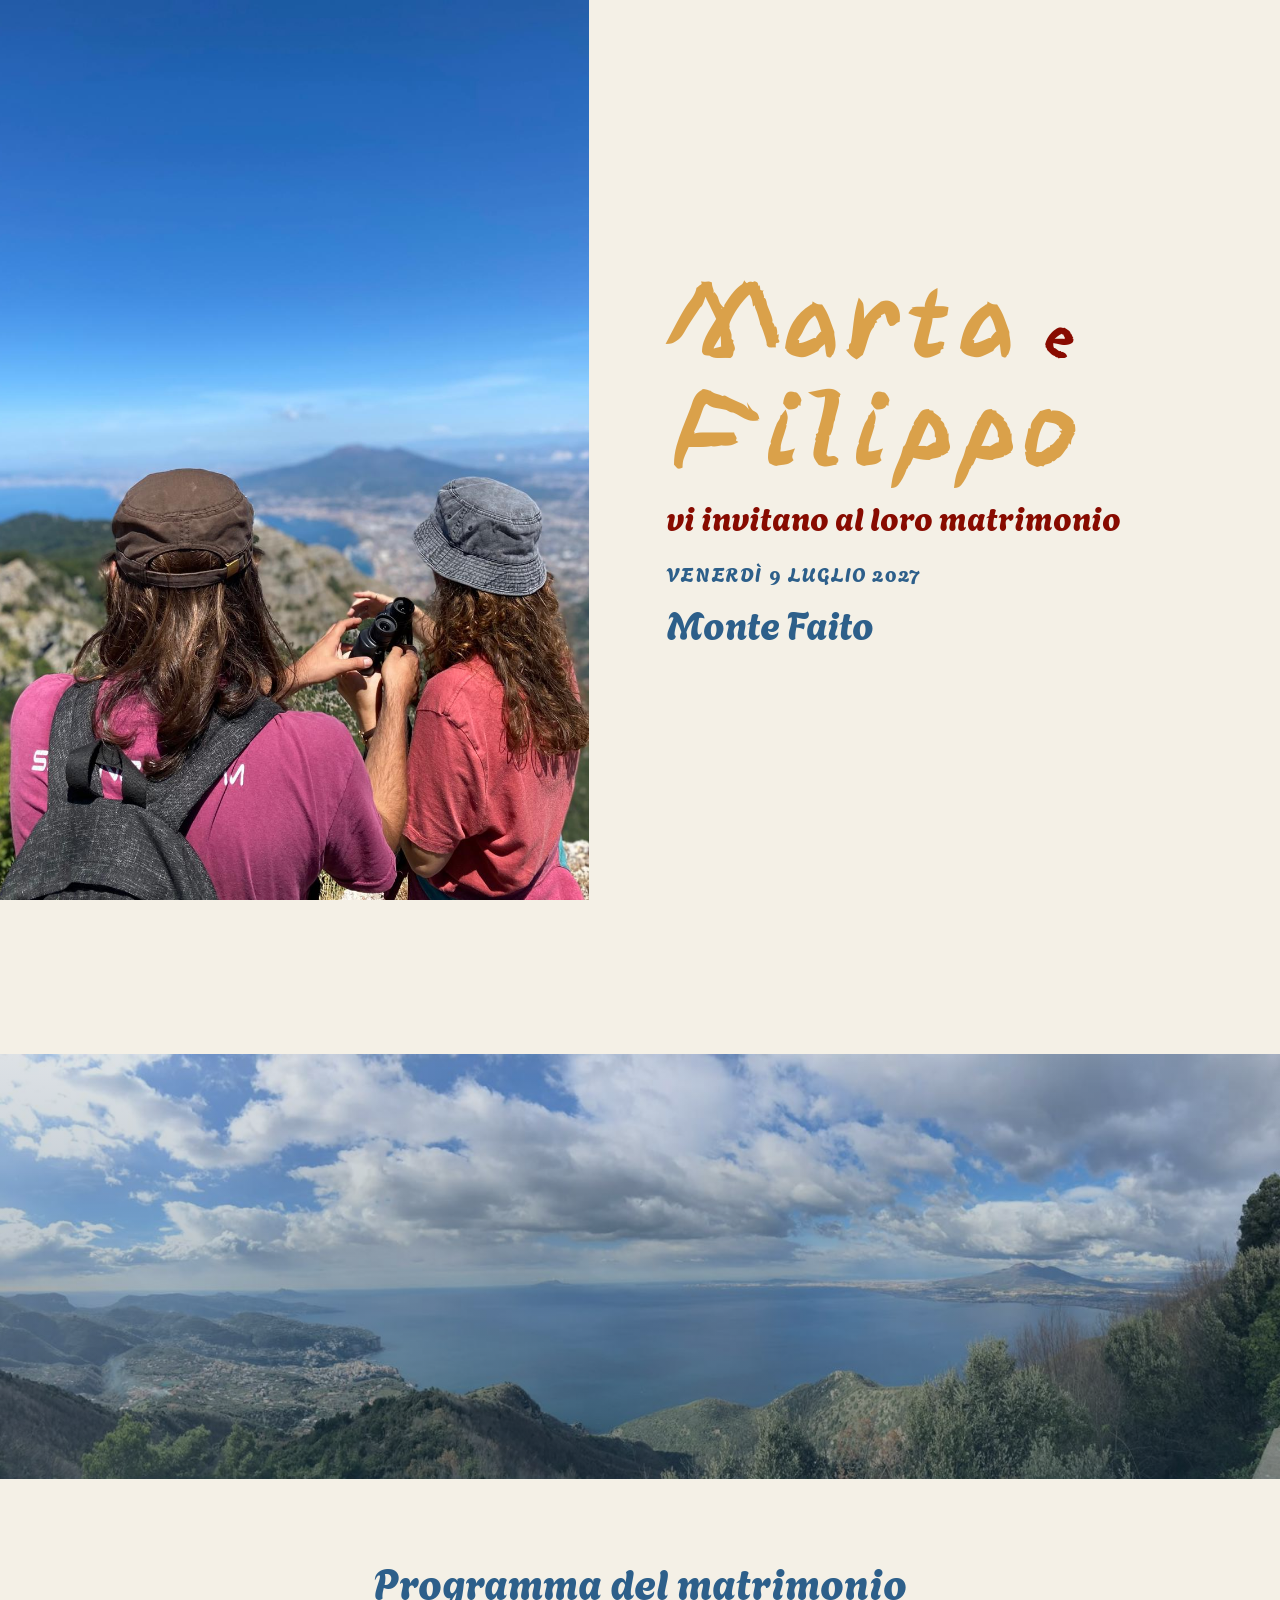
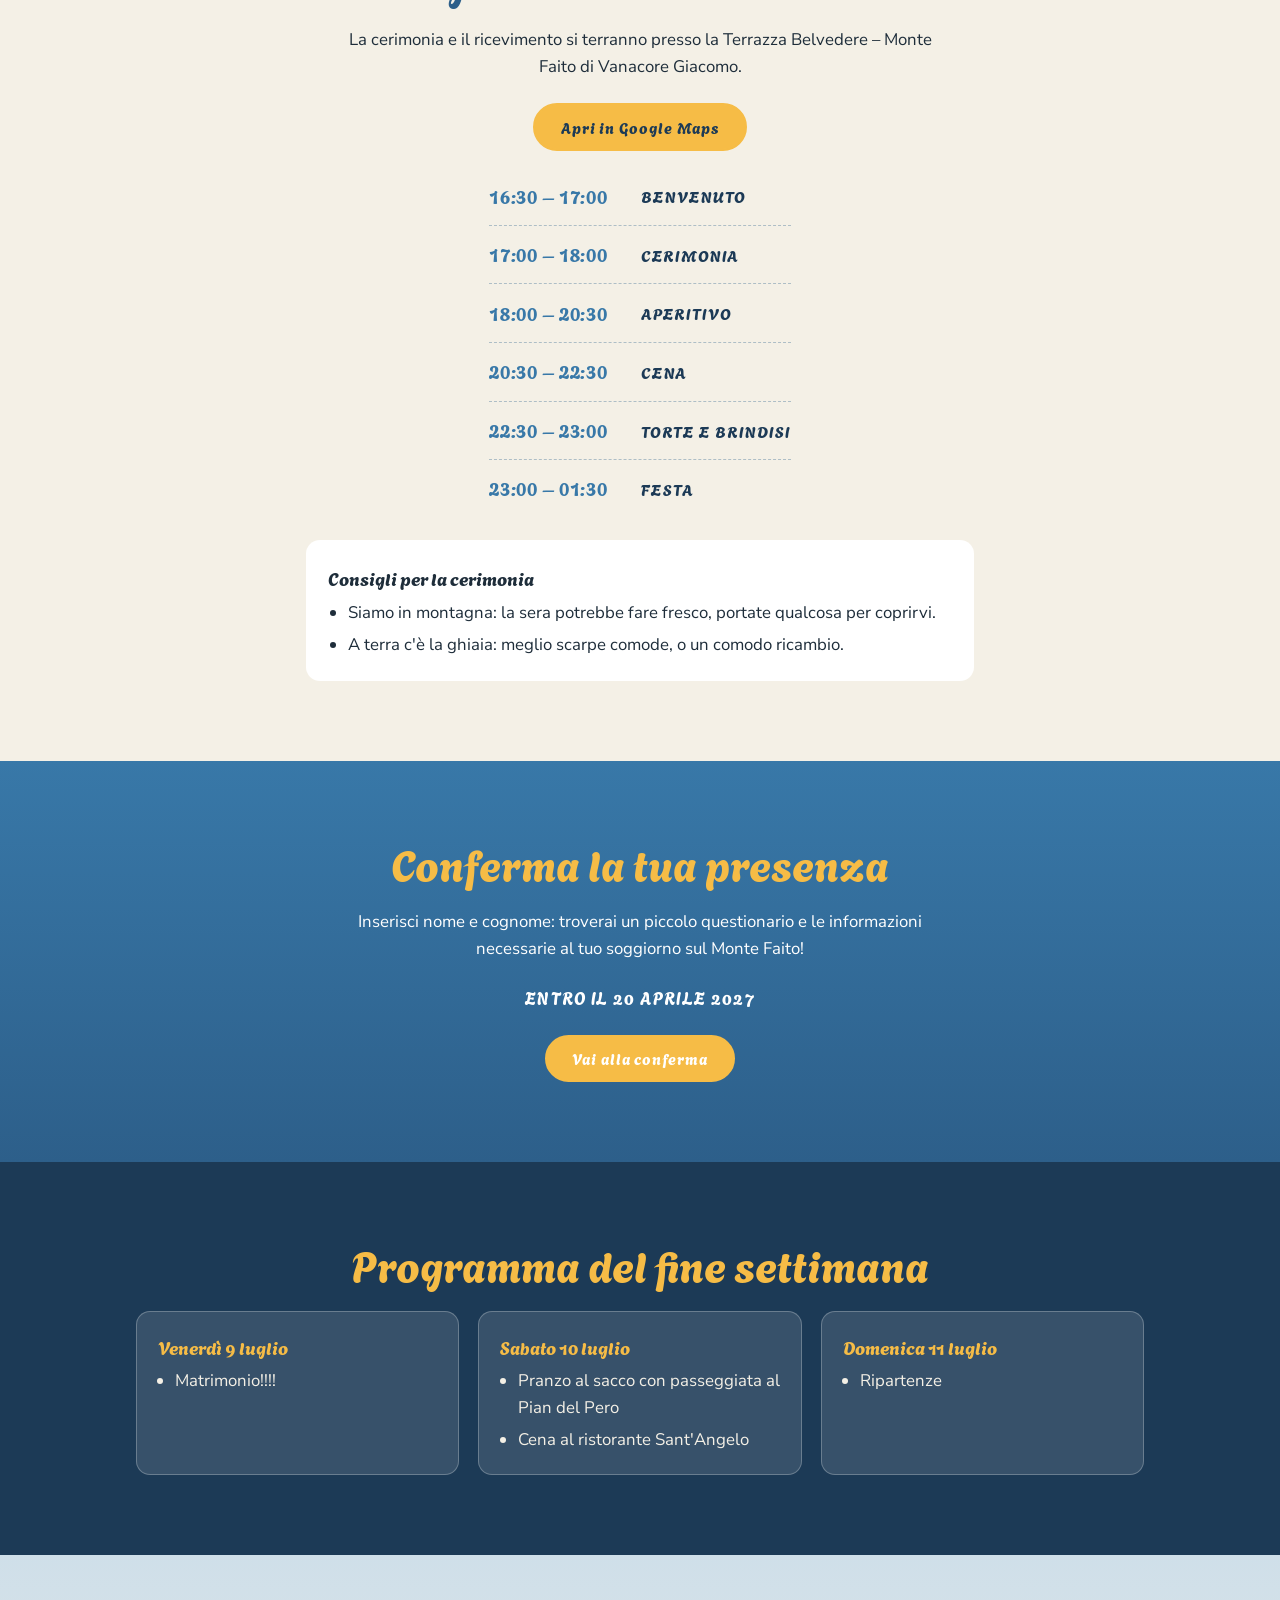
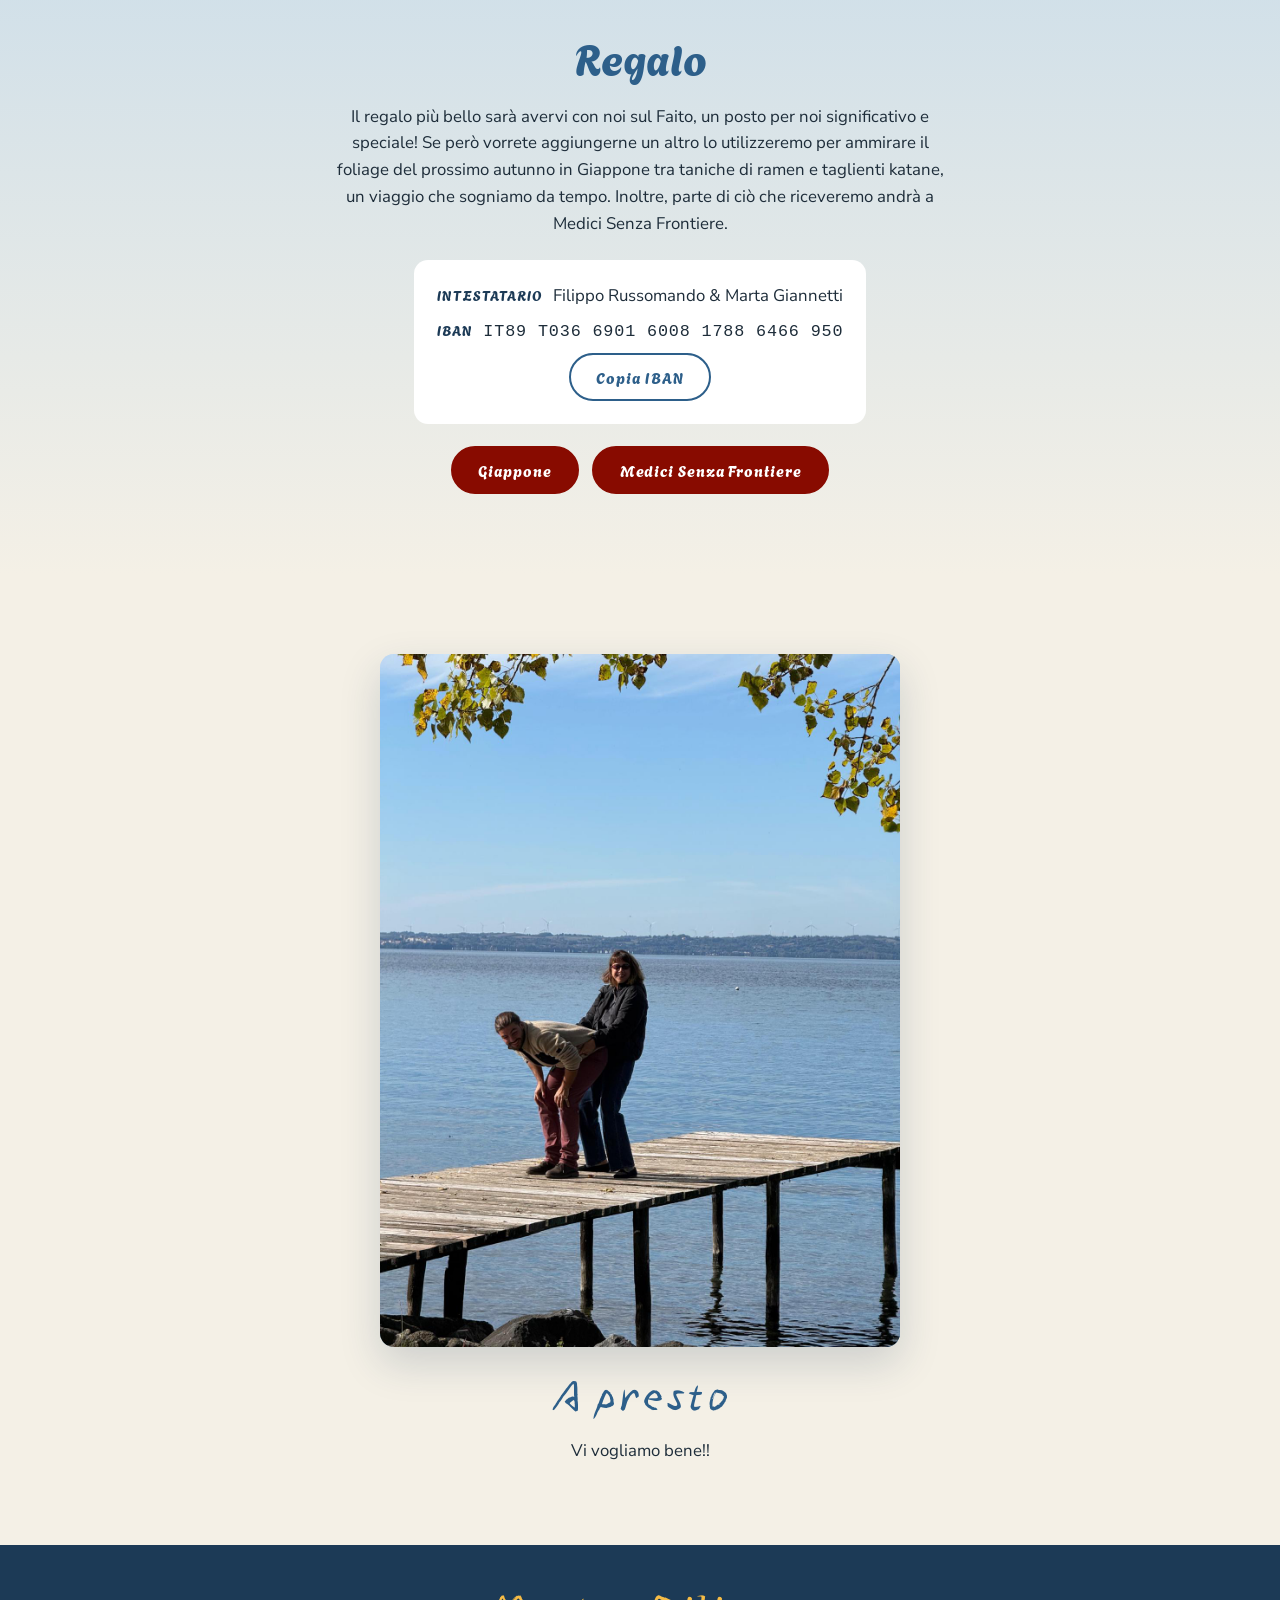
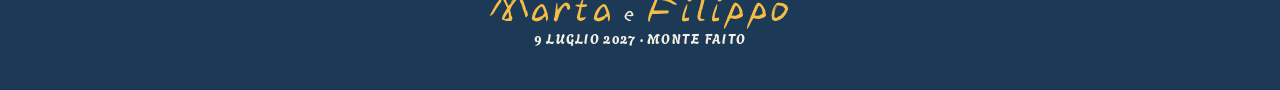
<file: index.html>
<!DOCTYPE html>
<html lang="it">
<head>
<meta charset="utf-8">
<meta name="viewport" content="width=device-width, initial-scale=1, viewport-fit=cover">
<title>Marta e Filippo</title>
<meta name="robots" content="noindex">
<meta property="og:title" content="Marta e Filippo">
<meta property="og:image" content="https://martaefilippo-faito.it/assets/foto-1.jpg">
<link rel="preconnect" href="https://fonts.googleapis.com">
<link rel="preconnect" href="https://fonts.gstatic.com" crossorigin>
<link rel="stylesheet" href="https://fonts.googleapis.com/css2?family=Yuji+Boku&family=Agbalumo&family=Nunito+Sans:ital,wght@0,400;0,600;0,800;1,400&display=swap">
<link rel="stylesheet" href="stile.css?v=20261112123020">
</head>
<body>
<div id="app"></div>
<script src="landing.js?v=20261112123020"></script>
</body>
</html>
</file>
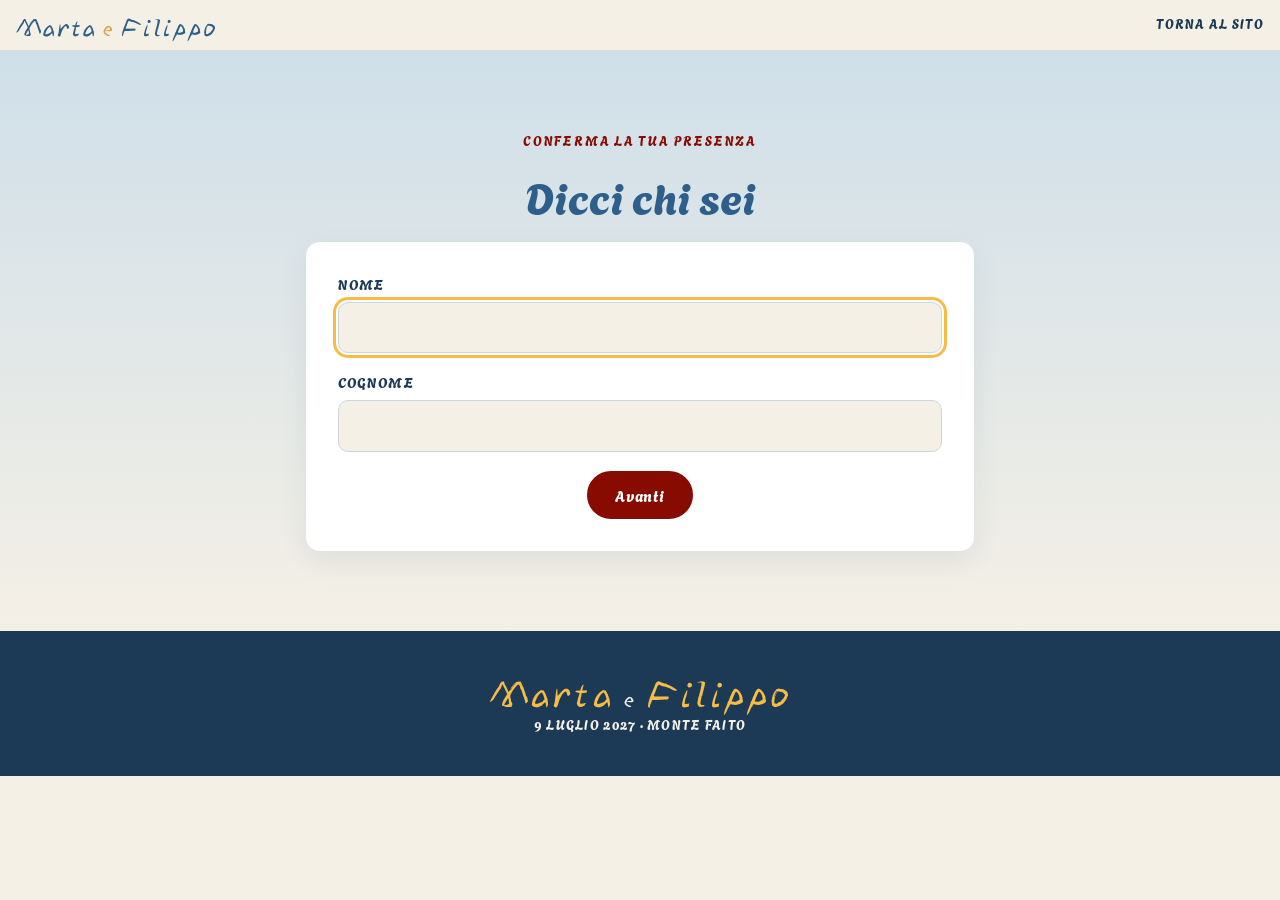
<file: accedi.html>
<!DOCTYPE html>
<html lang="it">
<head>
<meta charset="utf-8">
<meta name="viewport" content="width=device-width, initial-scale=1, viewport-fit=cover">
<title>Conferma presenza · Marta e Filippo</title>
<meta name="robots" content="noindex">
<link rel="stylesheet" href="https://fonts.googleapis.com/css2?family=Yuji+Boku&family=Agbalumo&family=Nunito+Sans:ital,wght@0,400;0,600;0,800;1,400&display=swap">
<link rel="stylesheet" href="stile.css?v=20261112123020">
</head>
<body>
<header class="topbar"><a class="marchio" href="index.html">Marta <span>e</span> Filippo</a><nav class="nav"><a href="index.html">Torna al sito</a></nav></header>
<main>
<section class="banda azzurro">
  <div class="wrap stretto">
    <p class="etichetta centro">Conferma la tua presenza</p>
    <h2 class="titolo">Dicci chi sei</h2>

    <form class="modulo" id="formAccesso" novalidate>
      <div class="campo">
        <label for="nome">Nome</label>
        <input id="nome" name="nome" type="text" autocomplete="given-name" required autofocus>
      </div>
      <div class="campo">
        <label for="cognome">Cognome</label>
        <input id="cognome" name="cognome" type="text" autocomplete="family-name" required>
      </div>
      <div class="pulsanti"><button class="btn" type="submit" id="invia">Avanti</button></div>
      <p class="avviso" id="esito" hidden></p>
      <p class="prova" id="notaProva" hidden>Modalità prova: il backend non è ancora collegato. Prova con <b>Prova Faito</b>, <b>Prova Aperitivo</b>, <b>Prova Altrove</b> o <b>Prova Roma</b>.</p>
    </form>
  </div>
</section>
</main>
<footer class="piede"><p class="nomi">Marta <span class="e">e</span> Filippo</p><p>9 luglio 2027 · Monte Faito</p></footer>

<script src="config.js?v=20261112123020"></script>
<script src="comune.js?v=20261112123020"></script>
<script>
(function () {
  var C = window.Comune;
  var form = document.getElementById('formAccesso');
  var esito = document.getElementById('esito');
  var invia = document.getElementById('invia');
  if (C.MODALITA_PROVA) document.getElementById('notaProva').hidden = false;

  function mostra(msg, tipo) { esito.innerHTML = msg; esito.className = 'avviso' + (tipo ? ' ' + tipo : ''); esito.hidden = false; }
  var aiuto = C.CONFIG.contattoAiuto && C.CONFIG.contattoAiuto !== '#####' ? ' Se pensi sia un errore scrivici: ' + C.esc(C.CONFIG.contattoAiuto) : '';

  form.addEventListener('submit', function (e) {
    e.preventDefault();
    var nome = document.getElementById('nome').value.trim();
    var cognome = document.getElementById('cognome').value.trim();
    if (!nome || !cognome) { mostra('Servono sia il nome sia il cognome.', 'errore'); return; }
    invia.disabled = true; invia.textContent = 'Un momento…'; esito.hidden = true;
    C.api('verifica', { nome: nome, cognome: cognome }).then(function (r) {
      invia.disabled = false; invia.textContent = 'Avanti';
      switch (r.esito) {
        case 'ok':
          C.salvaProfilo(r.profilo);
          location.href = 'rsvp.html';
          break;
        case 'non_trovato':
          mostra('Spiacenti, <b>' + C.esc(nome + ' ' + cognome) + '</b> non risulta tra gli invitati. Controlla l\'ortografia, prova a invertire nome e cognome, oppure usa il nome di chi ha ricevuto l\'invito.' + aiuto, 'errore');
          break;
        case 'ambiguo':
          mostra('Ci sono più invitati con questo nome. Scrivici e ti aiutiamo noi.' + aiuto, 'errore');
          break;
        case 'roma':
          mostra('Ciao ' + C.esc(r.nome || '') + '! Il tuo invito è per la festa di Roma: il sito dedicato arriva presto.');
          break;
        case 'dati_mancanti':
          mostra('Servono sia il nome sia il cognome.', 'errore');
          break;
        default:
          mostra('Qualcosa non ha funzionato (' + C.esc(r.esito || 'errore') + '). Riprova tra poco.' + aiuto, 'errore');
      }
    }).catch(function () {
      invia.disabled = false; invia.textContent = 'Avanti';
      mostra('Non riesco a raggiungere il servizio. Controlla la connessione e riprova.' + aiuto, 'errore');
    });
  });
})();
</script>
</body>
</html>
</file>
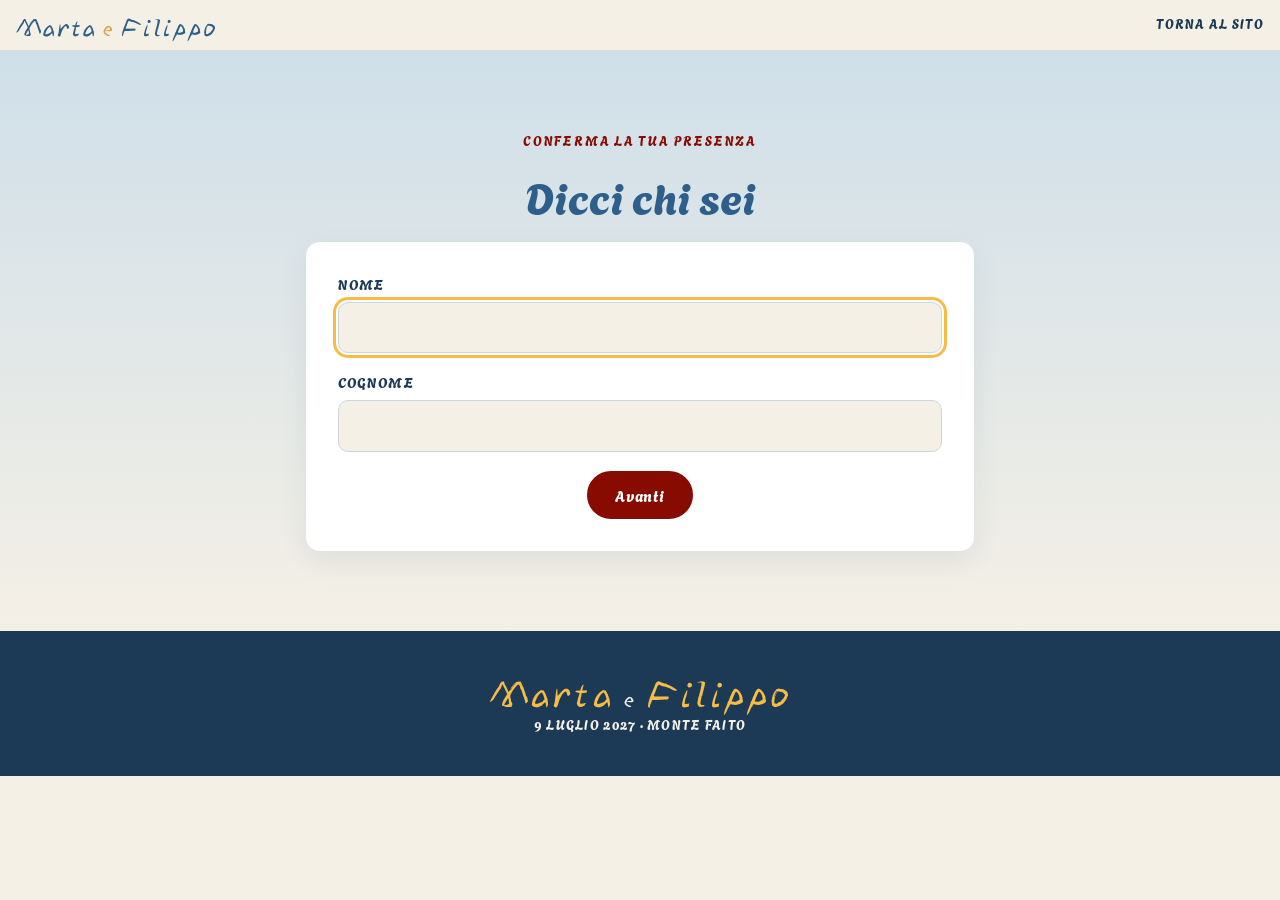
<file: rsvp.html>
<!DOCTYPE html>
<html lang="it">
<head>
<meta charset="utf-8">
<meta name="viewport" content="width=device-width, initial-scale=1, viewport-fit=cover">
<title>Le tue risposte · Marta e Filippo</title>
<meta name="robots" content="noindex">
<link rel="stylesheet" href="https://fonts.googleapis.com/css2?family=Yuji+Boku&family=Agbalumo&family=Nunito+Sans:ital,wght@0,400;0,600;0,800;1,400&display=swap">
<link rel="stylesheet" href="stile.css?v=20261112123020">
</head>
<body>
<header class="topbar"><a class="marchio" href="index.html">Marta <span>e</span> Filippo</a><nav class="nav"><a href="accedi.html">Cambia persona</a><a href="index.html">Torna al sito</a></nav></header>
<main>
<section class="banda azzurro">
  <div class="wrap stretto" id="app"><p class="tenue centro">Un momento…</p></div>
</section>
</main>
<footer class="piede"><p class="nomi">Marta <span class="e">e</span> Filippo</p><p>9 luglio 2027 · Monte Faito</p></footer>

<script src="config.js?v=20261112123020"></script>
<script src="comune.js?v=20261112123020"></script>
<script>
(function () {
  var C = window.Comune, esc = C.esc;
  var app = document.getElementById('app');
  var p = C.leggiProfilo();
  if (!p) { location.replace('accedi.html'); return; }
  var r = p.risposte || {};
  var nottiSalvate = String(r.notti || '').trim();

  // ---- testi che dipendono dal profilo ----
  function saluto() {
    var blocchi = [];
    if (p.dove === 'solo aperitivo') blocchi.push('<p class="lead centro">Ti aspettiamo sul Faito per la cerimonia e l’aperitivo del nostro matrimonio!</p>');
    else blocchi.push('<p class="lead centro">Ti aspettiamo sul Faito per il nostro matrimonio!</p>');
    if (p.stanza) {
      blocchi.push('<p class="lead centro">Abbiamo riservato per te una stanza a <b>' + esc(p.albergo) + '</b>' + (p.compagni ? ', insieme a <b>' + esc(p.compagni) + '</b>' : '') + '.</p>');
      // colonna "Indirizzo" del foglio: link di Google Maps (o indirizzo scritto) della struttura
      var indirizzo = String((p.colonne && (p.colonne.Indirizzo || p.colonne.indirizzo)) || '').trim();
      if (indirizzo) {
        var linkMappa = /^https?:\/\//i.test(indirizzo) ? indirizzo : 'https://www.google.com/maps/search/?api=1&query=' + encodeURIComponent(indirizzo);
        blocchi.push('<div class="pulsanti"><a class="btn giallo" href="' + esc(linkMappa) + '" target="_blank" rel="noopener">Apri ' + esc(p.albergo) + ' su Google Maps</a></div>');
      }
      var prezzo = String(p.prezzo || (p.colonne && p.colonne.Prezzo) || '').trim().replace(/€/g, '').trim();
      if (prezzo) {
        blocchi.push('<p class="lead centro">Il costo della stanza è di <b>' + esc(prezzo) + '€ a notte a persona</b>. Se confermi, potrai pagare entro il <b>20 aprile 2027</b> con un bonifico a:</p>' +
          '<div class="iban"><p><b>Intestatario</b> Filippo Russomando &amp; Marta Giannetti</p>' +
          '<p><b>IBAN</b> <code id="iban">IT89 T036 6901 6008 1788 6466 950</code></p>' +
          '<p><b>Causale</b> nome dell’albergo o della casa, numero di notti e numero di persone per cui paghi</p>' +
          '<p class="aiuto">Esempio: <b>Sant’Angelo, 2 notti, 2 persone</b></p>' +
          '<button class="btn vuoto" type="button" id="copiaIban">Copia IBAN</button></div>');
      }
    }
    return blocchi.join('');
  }
  function radio(nome, opzioni, valore, obbl) {
    return '<div class="scelte">' + opzioni.map(function (o, i) {
      return '<label><input type="radio" name="' + nome + '" value="' + esc(o) + '"' + (valore === o ? ' checked' : '') + (obbl && i === 0 ? ' required' : '') + '> ' + esc(o) + '</label>';
    }).join('') + '</div>';
  }

  // ---- blocchi del form: compaiono in base al profilo ----
  var blocchi = [];

  blocchi.push('<div class="blocco"><h3>Ci sei?</h3>' +
    '<fieldset class="campo"><legend>Parteciperai' + (p.dove === 'solo aperitivo' ? ' alla cerimonia e all\'aperitivo' : '') + '?</legend>' +
    radio('conferma', ['Sì, ci sarò', 'Purtroppo no'], r.conferma === 'No' ? 'Purtroppo no' : (r.conferma ? 'Sì, ci sarò' : ''), true) + '</fieldset></div>');

  blocchi.push('<div class="blocco" data-se="si"><h3>Come ti raggiungiamo</h3>' +
    '<div class="campo"><label for="email">Email</label><input id="email" name="email" type="email" required autocomplete="email" value="' + esc(r.email || '') + '"><p class="aiuto">Per eventuali comunicazioni prima del matrimonio.</p></div>' +
    '<div class="campo"><label for="telefono">Telefono</label><input id="telefono" name="telefono" type="tel" required autocomplete="tel" value="' + esc(r.telefono || '') + '"></div></div>');

  if (p.dove !== 'solo aperitivo') {
    var opzNotti = ['Venerdì 9', 'Sabato 10'];
    var nottiScelte = nottiSalvate.split(',').map(function (x) { return x.trim().toLowerCase(); });
    blocchi.push('<div class="blocco" data-se="si"><h3>Le notti</h3>' +
      '<fieldset class="campo"><legend>Quante notti ti fermi sul Faito?</legend><div class="scelte">' + opzNotti.map(function (n) {
        return '<label><input type="checkbox" name="notti" value="' + esc(n) + '"' + (nottiScelte.indexOf(n.toLowerCase()) !== -1 ? ' checked' : '') + '> ' + esc(n) + '</label>';
      }).join('') + '</div></fieldset></div>');
  }

  if (p.navetta) {
    blocchi.push('<div class="blocco" data-se="si"><h3>La navetta</h3><p>La navetta farà la tratta <b>Stazione di Napoli Centrale – Monte Faito</b> venerdì in tarda mattinata, e il ritorno <b>Monte Faito – Napoli Centrale</b> domenica in tarda mattinata.</p>' +
      '<fieldset class="campo"><legend>Vuoi usare la navetta?</legend>' + radio('navetta', ['Sì', 'No'], r.navetta || '', false) + '</fieldset></div>');
  }

  blocchi.push('<div class="blocco" data-se="si"><h3>A tavola</h3>' +
    '<div class="campo"><label for="allergie">Allergie, intolleranze o menù particolari</label><input id="allergie" name="allergie" type="text" value="' + esc(r.allergie || '') + '" placeholder="Es. vegetariano, senza glutine"><p class="aiuto">Lascia vuoto se nessuna.</p></div></div>');

  blocchi.push('<div class="blocco"><h3>Un messaggio per noi</h3>' +
    '<div class="campo"><label for="messaggio">Facoltativo</label><textarea id="messaggio" name="messaggio" rows="3">' + esc(r.messaggio || '') + '</textarea></div></div>');

  app.innerHTML = '<p class="etichetta centro">Conferma la tua presenza</p>' +
    '<h2 class="saluto centro">Ciao ' + esc(p.nome) + '!</h2>' +
    '<div class="intro-questionario">' + saluto() + '</div>' +
    (r.conferma ? '<p class="avviso">Hai già risposto: qui trovi le tue risposte, puoi modificarle e inviare di nuovo.</p>' : '') +
    '<form class="modulo" id="formRsvp" novalidate>' + blocchi.join('') +
    '<div class="pulsanti"><button class="btn" type="submit" id="invia">Invia le risposte</button></div>' +
    '<p class="avviso" id="esito" hidden></p></form>' +
    (C.MODALITA_PROVA ? '<p class="prova">Modalità prova: le risposte restano in questo browser, nulla viene scritto nel foglio.</p>' : '');

  var cb = document.getElementById('copiaIban'), ib = document.getElementById('iban');
  if (cb && ib) cb.addEventListener('click', function () {
    var t = ib.textContent.replace(/\s+/g, '');
    var ok = function () { cb.textContent = 'Copiato'; setTimeout(function () { cb.textContent = 'Copia IBAN'; }, 2000); };
    var fb = function () { var rg = document.createRange(); rg.selectNodeContents(ib); var sel = window.getSelection(); sel.removeAllRanges(); sel.addRange(rg); };
    if (navigator.clipboard && navigator.clipboard.writeText) navigator.clipboard.writeText(t).then(ok).catch(fb); else fb();
  });

  // blocchi che hanno senso solo se partecipa
  var form = document.getElementById('formRsvp');
  function aggiorna() {
    var c = form.querySelector('input[name="conferma"]:checked');
    var viene = !c || c.value.indexOf('Sì') === 0;
    form.querySelectorAll('[data-se="si"]').forEach(function (b) { b.hidden = !viene; });
  }
  form.addEventListener('change', aggiorna); aggiorna();

  var esito = document.getElementById('esito'), invia = document.getElementById('invia');
  function mostra(msg, tipo) { esito.textContent = msg; esito.className = 'avviso' + (tipo ? ' ' + tipo : ''); esito.hidden = false; esito.scrollIntoView({ block: 'nearest' }); }

  form.addEventListener('submit', function (e) {
    e.preventDefault();
    var c = form.querySelector('input[name="conferma"]:checked');
    if (!c) { mostra('Dicci se parteciperai.', 'errore'); return; }
    var viene = c.value.indexOf('Sì') === 0;
    var ris = { conferma: viene ? 'Sì' : 'No', messaggio: form.messaggio.value.trim() };
    if (viene) {
      if (!form.email.value.trim() || !form.email.checkValidity()) { mostra('Serve un indirizzo email valido.', 'errore'); return; }
      if (!form.telefono.value.trim()) { mostra('Serve un numero di telefono.', 'errore'); return; }
      ris.email = form.email.value.trim(); ris.telefono = form.telefono.value.trim();
      ris.allergie = form.allergie.value.trim();
      var nts = Array.prototype.map.call(form.querySelectorAll('input[name="notti"]:checked'), function (i) { return i.value; });
      if (p.dove !== 'solo aperitivo' && nts.length === 0) { mostra('Dicci quali notti ti fermi.', 'errore'); return; }
      ris.notti = nts.join(', ');
      var nav = form.querySelector('input[name="navetta"]:checked'); ris.navetta = nav ? nav.value : '';
    }
    invia.disabled = true; invia.textContent = 'Invio…';
    C.api('salva', { token: p.token, nome: p.nome, cognome: p.cognome, risposte: ris }).then(function (resp) {
      invia.disabled = false; invia.textContent = 'Invia le risposte';
      if (resp.esito === 'ok') {
        p.risposte = Object.assign({}, r, ris); C.salvaProfilo(p);
        mostra(viene ? 'Grazie ' + p.nome + '! Abbiamo ricevuto le tue risposte. Tra un attimo torni al sito.' : 'Grazie ' + p.nome + ', ci dispiace che tu non possa esserci. Abbiamo registrato la risposta. Tra un attimo torni al sito.', 'ok');
        invia.disabled = true;
        setTimeout(function () { location.href = 'index.html'; }, 3500);
      } else {
        mostra('Non siamo riusciti a salvare (' + (resp.esito || 'errore') + '). Riprova tra poco.', 'errore');
      }
    }).catch(function () { invia.disabled = false; invia.textContent = 'Invia le risposte'; mostra('Non riesco a raggiungere il servizio. Controlla la connessione e riprova.', 'errore'); });
  });
})();
</script>
</body>
</html>
</file>
<file: stile.css>
/* Stile condiviso dalle tre pagine (landing, accesso, form).
   Layout: pagina unica a bande piene; i colori vengono dal save the date (guida di stile approvata).
   Tema unico chiaro, per scelta. */
:root {
  --cielo: #3878a8;
  --mare: #2d5f8a;
  --notte: #1c3a56;
  --azzurro: #cfdfe9;
  --nuvola: #f4f0e6;
  --giallo: #f6bc46;
  --oro: #daa14a;
  --rosso: #880b00;
  --verde: #445618;
  --verde-chiaro: #6d8a3a;
  --testo: #1e2d3a;
  --testo-tenue: #556573;
  --carta: #ffffff;

  --font-nomi: "Yuji Boku", "Segoe Script", cursive;
  --font-info: "Agbalumo", "Trebuchet MS", sans-serif;
  --font-testo: "Nunito Sans", "Segoe UI", sans-serif;

  --gl: max(16px, env(safe-area-inset-left, 0px));
  --gr: max(16px, env(safe-area-inset-right, 0px));
  --largo: 1040px;
  --stretto: 700px;
  --raggio: 14px;
}
* { box-sizing: border-box; }
html { scroll-behavior: smooth; scroll-padding-top: 70px; }
@media (prefers-reduced-motion: reduce) { html { scroll-behavior: auto; } }
body { margin: 0; background: var(--nuvola); color: var(--testo); font-family: var(--font-testo); font-size: 1.05rem; line-height: 1.6; }
img { max-width: 100%; height: auto; display: block; }
[hidden] { display: none !important; }
h1, h2, h3, p { margin: 0; }
h1, h2, h3 { text-wrap: balance; }
a { color: var(--mare); }
:focus-visible { outline: 3px solid var(--giallo); outline-offset: 2px; }

.seg { background: #fff3c4; border-bottom: 2px dotted var(--oro); padding: 0 .15em; font-family: var(--font-info); font-size: .9em; }

/* ---- contenitori e bande ---- */
.banda { padding-block: clamp(3rem, 7vw, 5rem); background: var(--nuvola); position: relative; }
.banda.azzurro { background: linear-gradient(180deg, var(--azzurro), var(--nuvola)); }
.banda.cielo { background: linear-gradient(180deg, var(--cielo) 0%, var(--mare) 100%); color: var(--carta); }
.banda.notte { background: var(--notte); color: var(--nuvola); }
.banda.foto { color: var(--carta); background-size: cover; background-position: center; }
.banda.foto::before { content: ""; position: absolute; inset: 0; background: linear-gradient(180deg, rgba(28,58,86,.35), rgba(28,58,86,.7)); }
.banda.foto > * { position: relative; }
.banda.cielo h2, .banda.notte h2, .banda.foto h2 { color: var(--giallo); }
.banda.cielo a, .banda.notte a, .banda.foto a { color: var(--carta); }
.banda.foto p, .banda.foto h2 { text-shadow: 0 1px 10px rgba(0,0,0,.35); }
.wrap { max-width: var(--largo); margin-inline: auto; padding-left: var(--gl); padding-right: var(--gr); display: grid; gap: 1.4rem; }
.wrap.stretto { max-width: var(--stretto); }
.centro { text-align: center; }
.lead { max-width: 62ch; margin-inline: auto; }
.tenue { color: var(--testo-tenue); }
.banda.cielo .tenue, .banda.notte .tenue, .banda.foto .tenue { color: var(--azzurro); }

h2.titolo { font-family: var(--font-info); font-weight: 400; font-size: clamp(1.9rem, 5vw, 2.6rem); color: var(--mare); line-height: 1.1; text-align: center; }
h3 { font-family: var(--font-info); font-weight: 400; font-size: 1.15rem; }
.etichetta { font-family: var(--font-info); font-size: .8rem; letter-spacing: .14em; text-transform: uppercase; color: var(--rosso); }
.banda.cielo .etichetta, .banda.notte .etichetta, .banda.foto .etichetta { color: var(--giallo); }
.nomi { font-family: var(--font-nomi); font-size: clamp(3rem, 10vw, 5.6rem); line-height: 1; color: var(--oro); }
.nomi .e { color: var(--rosso); font-size: .55em; }
.banda.cielo .nomi { color: var(--giallo); }
.banda.cielo .nomi .e { color: var(--nuvola); }
.info-riga { font-family: var(--font-info); font-size: 1.05rem; letter-spacing: .08em; text-transform: uppercase; }

/* ---- barra di navigazione ---- */
.topbar { position: sticky; top: env(safe-area-inset-top, 0px); z-index: 20; display: flex; align-items: center; justify-content: space-between; gap: 1rem; flex-wrap: wrap; padding-block: .55rem; padding-left: var(--gl); padding-right: var(--gr); background: rgba(244,240,230,.92); backdrop-filter: blur(8px); border-bottom: 1px solid #e3ddd0; }
body::before { content: ""; position: fixed; inset: 0 0 auto; height: env(safe-area-inset-top, 0px); z-index: 10; background: var(--nuvola); }
.marchio { font-family: var(--font-nomi); font-size: 1.6rem; color: var(--mare); text-decoration: none; line-height: 1; }
.marchio span { color: var(--oro); font-size: .8em; }
.nav { display: flex; gap: 1.1rem; flex-wrap: wrap; }
.nav a { font-family: var(--font-info); font-size: .8rem; letter-spacing: .1em; text-transform: uppercase; text-decoration: none; color: var(--notte); padding: .3rem 0; border-bottom: 2px solid transparent; }
.nav a:hover { border-bottom-color: var(--giallo); }
.menu-toggle { display: none; font-family: var(--font-info); font-size: .8rem; letter-spacing: .1em; text-transform: uppercase; background: none; border: 1px solid var(--mare); color: var(--mare); border-radius: 999px; padding: .4rem .9rem; cursor: pointer; }
@media (max-width: 680px) {
  .menu-toggle { display: inline-block; }
  .nav { display: none; width: 100%; flex-direction: column; gap: .2rem; padding-top: .4rem; }
  .nav.aperto { display: flex; }
}

/* ---- pulsanti ---- */
.btn { display: inline-block; font-family: var(--font-info); font-size: .95rem; letter-spacing: .06em; color: var(--carta); background: var(--rosso); border: 2px solid var(--rosso); border-radius: 999px; padding: .8rem 1.6rem; text-decoration: none; cursor: pointer; line-height: 1.2; }
.btn:hover { filter: brightness(.92); }
.btn.giallo { background: var(--giallo); border-color: var(--giallo); color: var(--notte); }
.btn.vuoto { background: transparent; color: var(--mare); border-color: var(--mare); }
.btn.vuoto:hover { background: var(--mare); color: var(--carta); filter: none; }
.banda.cielo .btn.vuoto, .banda.foto .btn.vuoto, .banda.notte .btn.vuoto { color: var(--carta); border-color: var(--carta); }
.btn[disabled] { opacity: .6; cursor: wait; }
.pulsanti { display: flex; gap: .8rem; flex-wrap: wrap; justify-content: center; }

/* ---- intro: foto a tutta altezza a sinistra, invito grande a destra ---- */
.sez-intro { padding: 0; }
.sez-intro .intro-griglia { display: grid; grid-template-columns: minmax(0, 46%) minmax(0, 1fr); min-height: 100vh; min-height: 100svh; }
.sez-intro .intro-griglia .foto { position: relative; margin: 0; width: calc(100vh * 0.75); width: calc(100svh * 0.75); max-width: 100%; height: auto; min-height: 100%; aspect-ratio: auto; border-radius: 0; box-shadow: none; justify-self: end; }
.sez-intro .intro-griglia .foto img { position: absolute; inset: 0; width: 100%; height: 100%; object-fit: cover; object-position: center 45%; }
.intro-testo { display: grid; gap: 1.4rem; align-content: center; justify-items: start; text-align: left; padding-block: 3rem; padding-left: clamp(2rem, 6vw, 5rem); padding-right: var(--gr); }
.intro-testo .nomi { font-size: clamp(3.4rem, 8.5vw, 8rem); }
.invito-frase { font-family: var(--font-info); font-size: clamp(1.5rem, 2.6vw, 2.3rem); color: var(--rosso); line-height: 1.2; }
.intro-testo .info-riga { color: var(--mare); font-size: clamp(1.05rem, 1.6vw, 1.4rem); line-height: 1.5; }
.intro-luogo { font-family: var(--font-info); font-size: clamp(1.7rem, 3vw, 2.8rem); color: var(--mare); line-height: 1.1; margin-top: -.6rem; }
@media (max-width: 760px) {
  .sez-intro .intro-griglia { grid-template-columns: 1fr; min-height: 0; }
  .sez-intro .intro-griglia .foto { aspect-ratio: auto; width: 100%; height: 100vh; height: 100svh; }
  .sez-intro .intro-griglia .foto img { object-position: center 60%; }
  .intro-testo { justify-items: stretch; text-align: center; padding: 1.4rem var(--gr) 2.4rem var(--gl); gap: .7rem; }
  .intro-testo > * { max-width: 100%; min-width: 0; overflow-wrap: anywhere; }
  .intro-testo .nomi { font-size: clamp(3rem, 12vw, 4.6rem); max-width: 100%; }
  .invito-frase { font-size: 1.5rem; }
  .intro-luogo { font-size: 1.9rem; margin-top: -.3rem; }
}
.foto { border-radius: var(--raggio); overflow: hidden; box-shadow: 0 16px 40px rgba(28,58,86,.18); aspect-ratio: 3 / 2; max-width: 100%; background: linear-gradient(135deg, var(--azzurro), var(--cielo)); display: grid; place-items: center; color: var(--carta); font-family: var(--font-info); letter-spacing: .1em; text-transform: uppercase; }
.foto img { width: 100%; height: 100%; object-fit: cover; }
.foto.verticale { aspect-ratio: 3 / 4; max-width: 420px; margin-inline: auto; }
@media (min-width: 761px) { .sez-saluto .foto.verticale { max-width: clamp(520px, 30vw, 680px); } }
.countdown { display: flex; justify-content: center; gap: clamp(.8rem, 4vw, 2rem); font-variant-numeric: tabular-nums; margin-top: .5rem; }
.countdown div { display: grid; justify-items: center; min-width: 3.2rem; }
.countdown b { font-family: var(--font-nomi); font-size: clamp(2.2rem, 7vw, 3.4rem); line-height: 1; color: var(--cielo); }
.banda.cielo .countdown b { color: var(--giallo); }
.countdown small { font-family: var(--font-info); font-size: .68rem; letter-spacing: .16em; text-transform: uppercase; color: var(--testo-tenue); }
.banda.cielo .countdown small { color: var(--azzurro); }

/* ---- schede ---- */
.schede { display: grid; grid-template-columns: repeat(auto-fit, minmax(min(100%, 260px), 1fr)); gap: 1.2rem; }
.scheda { background: var(--carta); color: var(--testo); border-radius: var(--raggio); padding: 1.4rem; border-top: 5px solid var(--giallo); display: grid; gap: .5rem; align-content: start; min-width: 0; }
.scheda .etichetta { color: var(--rosso); }
.scheda .ora { font-family: var(--font-nomi); font-size: 1.9rem; line-height: 1; color: var(--cielo); }
.scheda .btn { justify-self: start; margin-top: .3rem; }
.scheda ul { margin: 0; padding-left: 1.1rem; display: grid; gap: .3rem; }


/* ---- location: foto intera a tutta larghezza, scritta bianca sopra ---- */
.sez-location { padding: 0; }
@media (min-width: 761px) { .sez-location { padding-top: clamp(8rem, 12vw, 13rem); } }
.loc-foto { position: relative; width: 100%; }
.loc-foto img { width: 100%; height: auto; display: block; }
.loc-foto::after { content: ""; position: absolute; inset: 0; background: linear-gradient(180deg, rgba(28,58,86,.15), rgba(28,58,86,.45)); }
.loc-testo { position: absolute; inset: 0; z-index: 1; display: grid; align-content: center; justify-items: center; gap: .4rem; text-align: center; color: var(--carta); padding-left: var(--gl); padding-right: var(--gr); text-shadow: 0 2px 14px rgba(0,0,0,.45); }
.loc-testo h2 { font-family: var(--font-info); font-weight: 400; font-size: clamp(2rem, 6vw, 5rem); line-height: 1.05; color: var(--carta); }
.loc-testo p { font-family: var(--font-info); font-size: clamp(1rem, 2.2vw, 1.8rem); letter-spacing: .08em; text-transform: uppercase; }
.loc-btn-pc { margin-top: 1.2rem; }
.loc-btn-tel { display: none; }
@media (max-width: 760px) {
  .loc-testo { gap: .1rem; }
  .loc-testo h2 { font-size: clamp(1.6rem, 8vw, 2.4rem); }
  .loc-testo p { font-size: .8rem; }
  .loc-btn-pc { display: none; }
  .loc-btn-tel { display: flex; justify-content: center; padding: 1.4rem var(--gr) 1.8rem var(--gl); }
}

/* ---- programma ---- */
.timeline { list-style: none; margin: .6rem 0 0; padding: 0; display: grid; gap: 1rem; max-width: 520px; margin-inline: auto; }
.timeline li { display: grid; grid-template-columns: 8.5rem 1fr; gap: 1rem; align-items: center; padding-bottom: 1rem; border-bottom: 1px dashed rgba(45,95,138,.35); }
.timeline li:last-child { border-bottom: 0; }
.timeline time { font-family: var(--font-info); font-size: 1.1rem; color: var(--cielo); line-height: 1.2; font-variant-numeric: tabular-nums; white-space: nowrap; letter-spacing: .04em; }
@media (max-width: 760px) {
  .timeline li { grid-template-columns: 1fr; gap: .15rem; }
  .timeline time { font-size: 1rem; }
}
.timeline b { font-family: var(--font-info); font-weight: 400; font-size: 1rem; letter-spacing: .06em; text-transform: uppercase; color: var(--notte); display: block; }
.timeline p { color: var(--testo-tenue); }
.consigli { background: var(--carta); border-radius: var(--raggio); padding: 1.4rem; display: grid; gap: .5rem; }
.consigli ul { margin: 0; padding-left: 1.2rem; display: grid; gap: .3rem; }

/* ---- weekend ---- */
.giorni { display: grid; grid-template-columns: repeat(auto-fit, minmax(min(100%, 240px), 1fr)); gap: 1.2rem; }
.giorno { background: rgba(255,255,255,.12); border: 1px solid rgba(255,255,255,.25); border-radius: var(--raggio); padding: 1.3rem; display: grid; gap: .4rem; align-content: start; }
.giorno h3 { color: var(--giallo); }
.giorno ul { margin: 0; padding-left: 1.1rem; display: grid; gap: .3rem; }

/* ---- regalo ---- */
.iban { background: var(--carta); color: var(--testo); border-radius: var(--raggio); padding: 1.4rem; display: grid; gap: .5rem; justify-items: center; max-width: 560px; margin-inline: auto; text-align: center; }
.iban b { font-family: var(--font-info); font-weight: 400; letter-spacing: .08em; font-size: .85rem; text-transform: uppercase; color: var(--notte); margin-right: .4rem; }
.iban .aiuto { font-size: .9rem; color: var(--testo-tenue); max-width: 46ch; }
.iban .aiuto b { font-family: var(--font-testo); font-weight: 700; text-transform: none; letter-spacing: 0; font-size: inherit; color: var(--testo); margin: 0; }
.iban i { font-style: italic; color: var(--testo); }
.iban code { font-size: 1.05rem; letter-spacing: .05em; word-break: break-all; }

/* ---- piede ---- */
.piede { background: var(--notte); color: var(--nuvola); text-align: center; padding-block: 2.5rem; padding-left: var(--gl); padding-right: var(--gr); display: grid; gap: .4rem; font-family: var(--font-info); letter-spacing: .1em; text-transform: uppercase; font-size: .8rem; }
.piede .nomi { font-size: 2.4rem; color: var(--giallo); text-transform: none; letter-spacing: 0; }
.piede .nomi .e { color: var(--nuvola); }

/* ---- intro del questionario ---- */
.intro-questionario { display: grid; gap: .9rem; justify-items: center; }
.intro-questionario .iban { margin: .4rem auto 0; width: 100%; }
.intro-questionario p.lead b { font-weight: 800; color: var(--notte); }

/* ---- moduli (accesso e rsvp) ---- */
.modulo { background: var(--carta); border-radius: var(--raggio); padding: clamp(1.2rem, 4vw, 2rem); display: grid; gap: 1.2rem; box-shadow: 0 10px 30px rgba(28,58,86,.08); color: var(--testo); }
.campo { display: grid; gap: .4rem; margin: 0; padding: 0; border: 0; min-width: 0; }
.campo label, .campo legend { font-family: var(--font-info); font-size: .85rem; letter-spacing: .08em; text-transform: uppercase; color: var(--notte); }
.campo input[type="text"], .campo input[type="email"], .campo input[type="tel"], .campo textarea { font: inherit; padding: .7rem .9rem; border: 1px solid #c9d6e2; border-radius: 10px; background: var(--nuvola); width: 100%; color: var(--testo); }
.campo .aiuto { font-size: .9rem; color: var(--testo-tenue); }
.scelte { display: flex; gap: 1.2rem 1.6rem; flex-wrap: wrap; }
.scelte label { font-family: var(--font-testo); font-size: 1rem; letter-spacing: 0; text-transform: none; color: var(--testo); display: flex; align-items: center; gap: .45rem; }
.scelte input { width: 1.1rem; height: 1.1rem; accent-color: var(--rosso); }
.blocco { display: grid; gap: .9rem; padding-top: 1.2rem; border-top: 1px dashed rgba(45,95,138,.3); }
.blocco:first-child { border-top: 0; padding-top: 0; }
.blocco h3 { color: var(--mare); font-size: 1.3rem; }
.avviso { border-radius: 10px; padding: .9rem 1.1rem; background: var(--azzurro); color: var(--notte); }
.avviso.errore { background: #fbe3e0; color: var(--rosso); }
.avviso.ok { background: #e6efd9; color: var(--verde); }
.saluto { font-family: var(--font-nomi); font-size: clamp(2rem, 6vw, 3rem); line-height: 1.1; color: var(--oro); }
.prova { font-size: .85rem; color: var(--testo-tenue); border: 1px dashed var(--oro); border-radius: 10px; padding: .6rem .9rem; }

/* ---- badge "Powered by Netlify": resta visibile, ma sul telefono va in alto a destra
   sopra il cielo della foto, dove non copre testi né pulsanti ---- */
@media (max-width: 760px) {
  #nl-badge-frame { top: 10px !important; bottom: auto !important; right: 10px !important; transform: scale(.85) !important; transform-origin: top right !important; }
}
</file>
